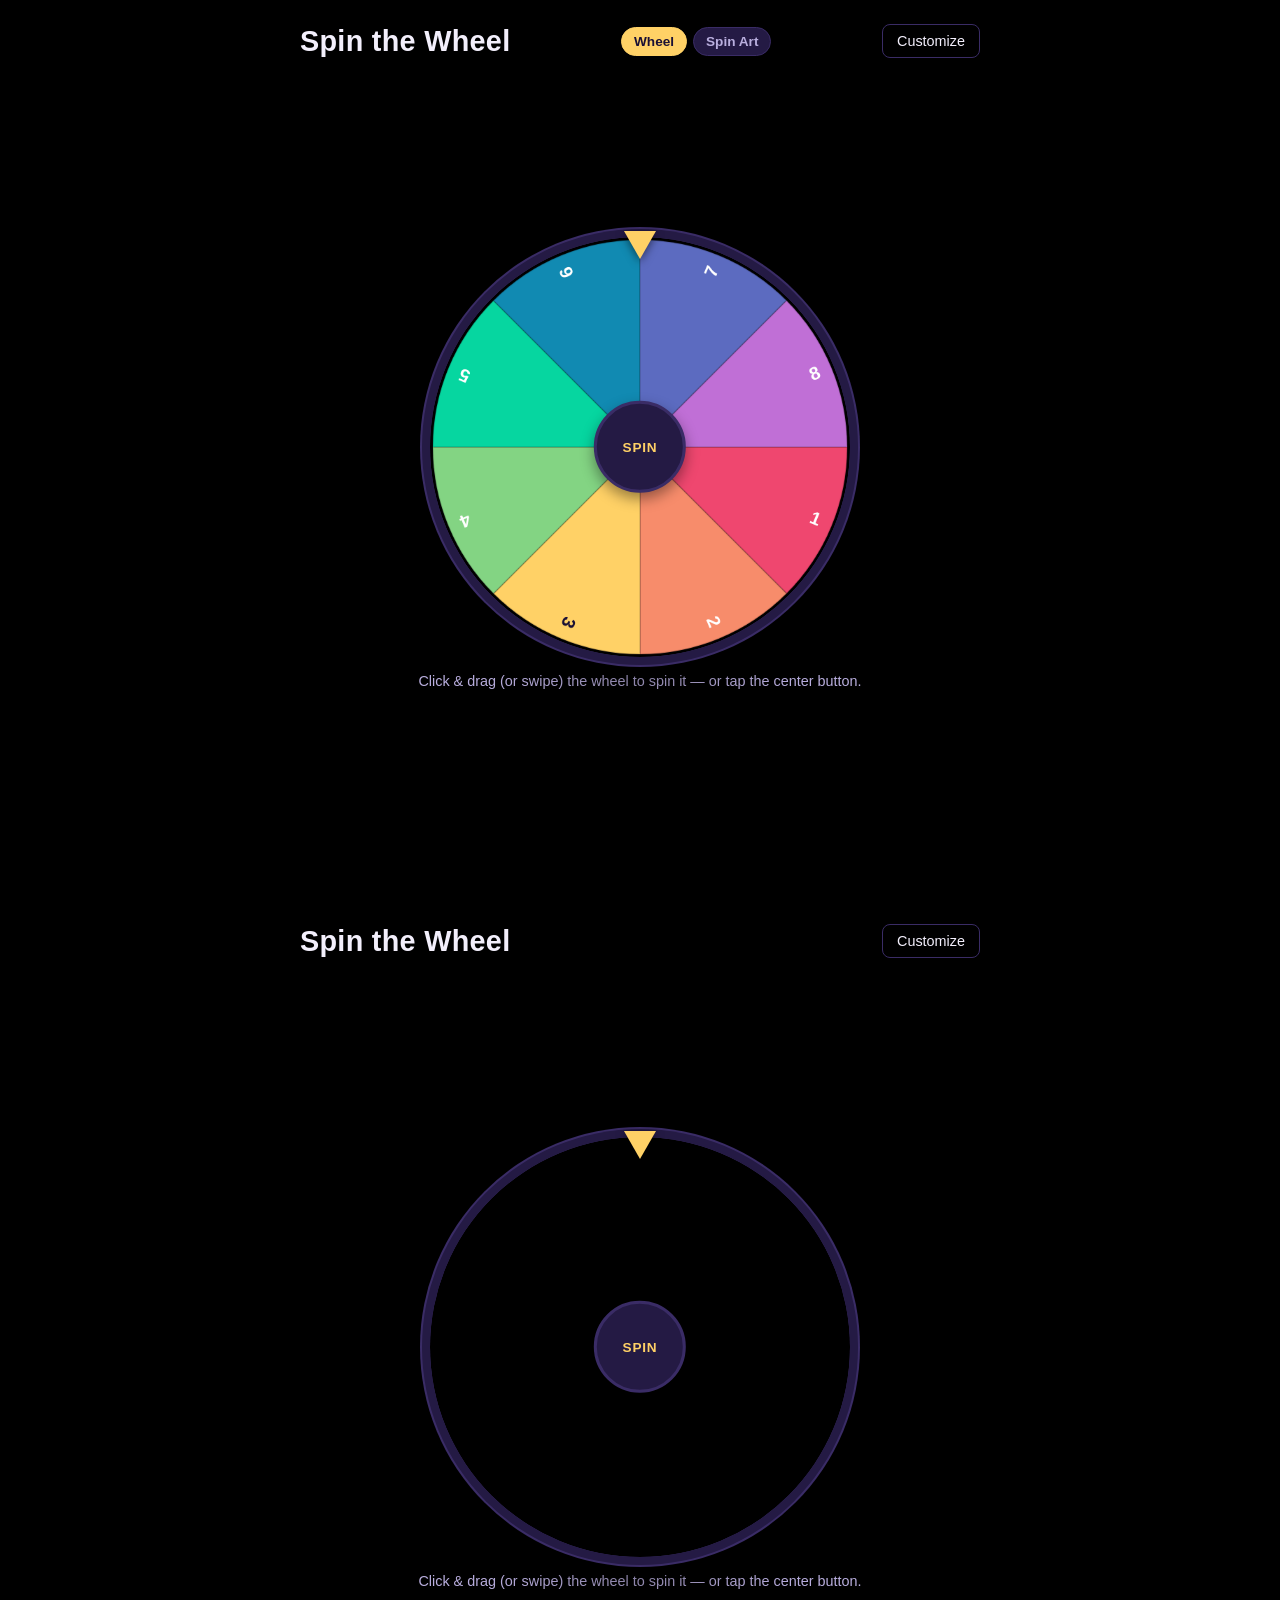
<file: index.html>
<!DOCTYPE html>
<html lang="en">
<head>
<meta charset="UTF-8" />
<meta name="viewport" content="width=device-width, initial-scale=1, maximum-scale=1, user-scalable=no" />
<title>Spin the Wheel</title>
<link rel="icon" type="image/png" href="favicon.png" />
<link rel="stylesheet" href="styles.css" />
</head>
<body>
  <div class="app">
    <header class="app-header">
      <h1>Spin the Wheel</h1>
      <nav class="app-nav" aria-label="Apps">
        <a class="app-nav-link is-active" href="index.html">Wheel</a>
        <a class="app-nav-link" href="spin-art.html">Spin Art</a>
      </nav>
      <button id="customize-toggle" class="ghost-btn" aria-expanded="false" aria-controls="customize-panel">
        Customize
      </button>
    </header>

    <main class="stage">
      <div class="wheel-wrap">
        <div class="pointer" aria-hidden="true"></div>
        <canvas
          id="wheel"
          width="600"
          height="600"
          tabindex="0"
          role="button"
          aria-label="Spin wheel. Drag or swipe to spin, or press space."
        ></canvas>
        <button id="hub-spin" class="hub-btn" aria-label="Spin">SPIN</button>
      </div>

      <div id="result-banner" class="result-banner" hidden>
        <span id="result-text"></span>
        <button id="result-dismiss" class="ghost-btn small">&times;</button>
      </div>

      <p class="hint">Click &amp; drag (or swipe) the wheel to spin it &mdash; or tap the center button.</p>
    </main>

    <aside id="customize-panel" class="customize-panel" hidden>
      <div class="customize-header">
        <h2>Segments</h2>
        <button id="customize-close" class="ghost-btn small" aria-label="Close">&times;</button>
      </div>
      <div id="segment-list" class="segment-list"></div>
      <div class="customize-actions">
        <button id="add-segment" class="secondary-btn">+ Add segment</button>
        <button id="reset-segments" class="ghost-btn">Reset to defaults</button>
      </div>
      <p class="customize-note">Changes save automatically in this browser.</p>
    </aside>
  </div>

  <script src="script.js"></script>
</body>
</html>
<!DOCTYPE html>
<html lang="en">
<head>
<meta charset="UTF-8" />
<meta name="viewport" content="width=device-width, initial-scale=1, maximum-scale=1, user-scalable=no" />
<title>Spin the Wheel</title>
<link rel="icon" type="image/png" href="favicon.png" />
<link rel="stylesheet" href="styles.css" />
</head>
<body>
  <div class="app">
    <header class="app-header">
      <h1>Spin the Wheel</h1>
      <button id="customize-toggle" class="ghost-btn" aria-expanded="false" aria-controls="customize-panel">
        Customize
      </button>
    </header>

    <main class="stage">
      <div class="wheel-wrap">
        <div class="pointer" aria-hidden="true"></div>
        <canvas
          id="wheel"
          width="600"
          height="600"
          tabindex="0"
          role="button"
          aria-label="Spin wheel. Drag or swipe to spin, or press space."
        ></canvas>
        <button id="hub-spin" class="hub-btn" aria-label="Spin">SPIN</button>
      </div>

      <div id="result-banner" class="result-banner" hidden>
        <span id="result-text"></span>
        <button id="result-dismiss" class="ghost-btn small">&times;</button>
      </div>

      <p class="hint">Click &amp; drag (or swipe) the wheel to spin it &mdash; or tap the center button.</p>
    </main>

    <aside id="customize-panel" class="customize-panel" hidden>
      <div class="customize-header">
        <h2>Segments</h2>
        <button id="customize-close" class="ghost-btn small" aria-label="Close">&times;</button>
      </div>
      <div id="segment-list" class="segment-list"></div>
      <div class="customize-actions">
        <button id="add-segment" class="secondary-btn">+ Add segment</button>
        <button id="reset-segments" class="ghost-btn">Reset to defaults</button>
      </div>
      <p class="customize-note">Changes save automatically in this browser.</p>
    </aside>
  </div>

  <script src="script.js"></script>
</body>
</html>
</file>
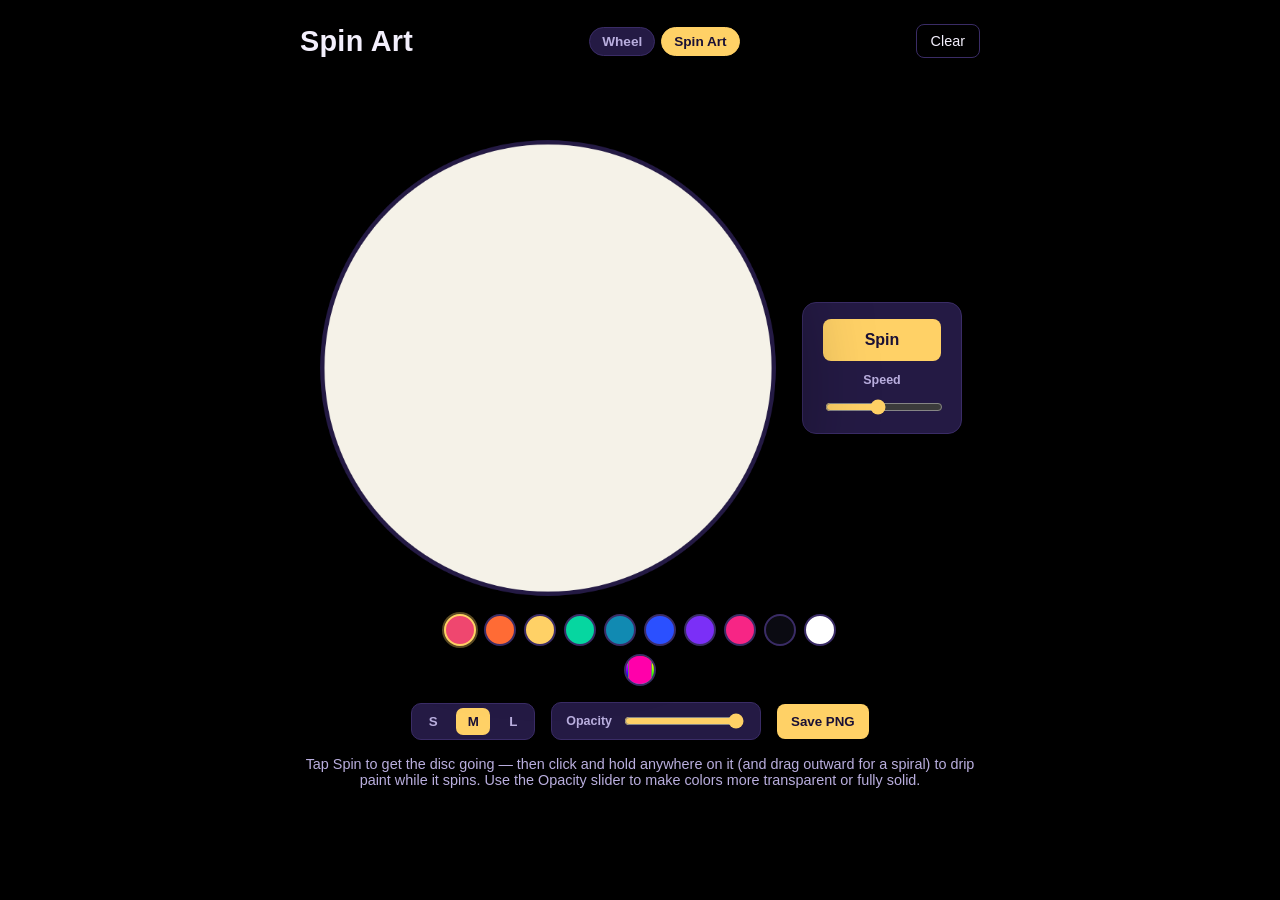
<file: spin-art.html>
<!DOCTYPE html>
<html lang="en">
<head>
<meta charset="UTF-8" />
<meta name="viewport" content="width=device-width, initial-scale=1, maximum-scale=1, user-scalable=no" />
<title>Spin Art</title>
<link rel="icon" type="image/png" href="favicon.png" />
<link rel="stylesheet" href="styles.css" />
<link rel="stylesheet" href="spin-art.css" />
</head>
<body>
  <div class="app">
    <header class="app-header">
      <h1>Spin Art</h1>
      <nav class="app-nav" aria-label="Apps">
        <a class="app-nav-link" href="index.html">Wheel</a>
        <a class="app-nav-link is-active" href="spin-art.html">Spin Art</a>
      </nav>
      <button id="clear-btn" class="ghost-btn">Clear</button>
    </header>

    <main class="stage">
      <div class="disc-row">
        <div class="disc-wrap">
          <canvas
            id="disc"
            width="640"
            height="640"
            tabindex="0"
            role="img"
            aria-label="Spin art disc. Click and hold to drip paint. Spinning is controlled by the Spin button."
          ></canvas>
        </div>

        <div class="spin-controls" role="group" aria-label="Spin controls">
          <button id="spin-btn" class="secondary-btn spin-btn">Spin</button>
          <label class="speed-label" for="speed-slider">Speed</label>
          <input type="range" id="speed-slider" min="1" max="10" value="5" step="1" />
        </div>
      </div>

      <div class="palette" role="group" aria-label="Paint color">
        <button class="swatch is-selected" data-color="#ef476f" style="--sw: #ef476f" aria-label="Pink red"></button>
        <button class="swatch" data-color="#ff6b35" style="--sw: #ff6b35" aria-label="Orange"></button>
        <button class="swatch" data-color="#ffd166" style="--sw: #ffd166" aria-label="Yellow"></button>
        <button class="swatch" data-color="#06d6a0" style="--sw: #06d6a0" aria-label="Green"></button>
        <button class="swatch" data-color="#118ab2" style="--sw: #118ab2" aria-label="Teal blue"></button>
        <button class="swatch" data-color="#2b50ff" style="--sw: #2b50ff" aria-label="Blue"></button>
        <button class="swatch" data-color="#7b2ff7" style="--sw: #7b2ff7" aria-label="Purple"></button>
        <button class="swatch" data-color="#f72585" style="--sw: #f72585" aria-label="Magenta"></button>
        <button class="swatch" data-color="#0b0b12" style="--sw: #0b0b12" aria-label="Black"></button>
        <button class="swatch" data-color="#ffffff" style="--sw: #ffffff" aria-label="White"></button>
        <label class="swatch swatch-custom" aria-label="Custom color">
          <input type="color" id="custom-color" value="#ff00aa" />
        </label>
      </div>

      <div class="toolbar">
        <div class="brush-group" role="group" aria-label="Brush size">
          <button class="brush-btn" data-size="3" aria-label="Thin brush">S</button>
          <button class="brush-btn is-selected" data-size="6" aria-label="Medium brush">M</button>
          <button class="brush-btn" data-size="11" aria-label="Thick brush">L</button>
        </div>
        <div class="opacity-group" role="group" aria-label="Paint opacity">
          <label class="opacity-label" for="opacity-slider">Opacity</label>
          <input type="range" id="opacity-slider" min="10" max="100" value="100" step="1" />
        </div>
        <button id="save-btn" class="secondary-btn">Save PNG</button>
      </div>

      <p class="hint">Tap Spin to get the disc going &mdash; then click and hold anywhere on it (and drag outward for a spiral) to drip paint while it spins. Use the Opacity slider to make colors more transparent or fully solid.</p>
    </main>
  </div>

  <script src="spin-art.js"></script>
</body>
</html>
</file>
<file: styles.css>
:root {
  --bg-1: #1a1035;
  --bg-2: #0d0821;
  --panel: #241a44;
  --panel-border: #3a2c66;
  --text: #f3effc;
  --text-dim: #b9aede;
  --accent: #ffd166;
  color-scheme: dark;
}

* {
  box-sizing: border-box;
}

html, body {
  margin: 0;
  height: 100%;
}

body {
  font-family: -apple-system, BlinkMacSystemFont, "Segoe UI", Roboto, Helvetica, Arial, sans-serif;
  background: #000;
  color: var(--text);
  min-height: 100vh;
  overscroll-behavior: none;
}

.app {
  max-width: 720px;
  margin: 0 auto;
  padding: 16px 16px 48px;
  min-height: 100vh;
  display: flex;
  flex-direction: column;
}

.app-header {
  display: flex;
  align-items: center;
  justify-content: space-between;
  flex-wrap: wrap;
  gap: 10px 16px;
  padding: 8px 4px 16px;
}

.app-header h1 {
  font-size: clamp(1.3rem, 4vw, 1.8rem);
  margin: 0;
  letter-spacing: 0.01em;
}

.app-nav {
  display: flex;
  gap: 6px;
  order: 3;
  width: 100%;
}

.app-nav-link {
  color: var(--text-dim);
  text-decoration: none;
  font-size: 0.85rem;
  font-weight: 600;
  padding: 6px 12px;
  border-radius: 999px;
  border: 1px solid var(--panel-border);
  background: var(--panel);
}

.app-nav-link.is-active {
  color: #1a1035;
  background: var(--accent);
  border-color: var(--accent);
}

@media (min-width: 480px) {
  .app-nav {
    order: 0;
    width: auto;
  }
}

.stage {
  display: flex;
  flex-direction: column;
  align-items: center;
  gap: 16px;
  flex: 1;
  justify-content: center;
}

.wheel-wrap {
  position: relative;
  width: min(88vw, 420px);
  aspect-ratio: 1 / 1;
  touch-action: none;
  user-select: none;
  -webkit-user-select: none;
}

#wheel {
  width: 100%;
  height: 100%;
  border-radius: 50%;
  display: block;
  cursor: grab;
  box-shadow:
    0 0 0 8px var(--panel),
    0 0 0 10px var(--panel-border),
    0 20px 60px rgba(0, 0, 0, 0.55);
  touch-action: none;
  outline: none;
}

#wheel:active {
  cursor: grabbing;
}

#wheel:focus-visible {
  box-shadow:
    0 0 0 8px var(--panel),
    0 0 0 10px var(--accent),
    0 20px 60px rgba(0, 0, 0, 0.55);
}

.pointer {
  position: absolute;
  top: -6px;
  left: 50%;
  transform: translateX(-50%);
  width: 0;
  height: 0;
  border-left: 16px solid transparent;
  border-right: 16px solid transparent;
  border-top: 28px solid var(--accent);
  filter: drop-shadow(0 3px 4px rgba(0, 0, 0, 0.5));
  z-index: 3;
  pointer-events: none;
}

.hub-btn {
  position: absolute;
  top: 50%;
  left: 50%;
  transform: translate(-50%, -50%);
  width: 22%;
  aspect-ratio: 1 / 1;
  border-radius: 50%;
  border: 3px solid var(--panel-border);
  background: var(--panel);
  color: var(--accent);
  font-weight: 700;
  font-size: 0.85rem;
  letter-spacing: 0.06em;
  cursor: pointer;
  z-index: 2;
  box-shadow: 0 6px 14px rgba(0, 0, 0, 0.4);
}

.hub-btn:active {
  transform: translate(-50%, -50%) scale(0.96);
}

.hint {
  color: var(--text-dim);
  font-size: 0.9rem;
  text-align: center;
  margin: 0;
}

.result-banner[hidden] {
  display: none;
}

.result-banner {
  display: flex;
  align-items: center;
  gap: 10px;
  background: var(--panel);
  border: 1px solid var(--panel-border);
  border-radius: 12px;
  padding: 12px 16px;
  font-size: 1.1rem;
  font-weight: 600;
  max-width: 90vw;
  animation: pop-in 0.25s ease-out;
}

@keyframes pop-in {
  from { transform: scale(0.9); opacity: 0; }
  to { transform: scale(1); opacity: 1; }
}

.ghost-btn {
  background: transparent;
  border: 1px solid var(--panel-border);
  color: var(--text);
  border-radius: 8px;
  padding: 8px 14px;
  cursor: pointer;
  font-size: 0.9rem;
}

.ghost-btn.small {
  padding: 2px 8px;
  font-size: 1rem;
  line-height: 1;
}

.ghost-btn:hover {
  border-color: var(--accent);
}

.secondary-btn {
  background: var(--accent);
  color: #1a1035;
  border: none;
  border-radius: 8px;
  padding: 10px 14px;
  font-weight: 600;
  cursor: pointer;
}

.customize-panel {
  position: fixed;
  inset: 0;
  background: rgba(8, 5, 20, 0.72);
  backdrop-filter: blur(2px);
  display: flex;
  align-items: flex-end;
  justify-content: center;
  z-index: 10;
}

.customize-panel[hidden] {
  display: none;
}

.customize-panel > * {
  background: var(--panel);
}

.customize-header,
.segment-list,
.customize-actions,
.customize-note {
  width: 100%;
  max-width: 520px;
  padding-left: 20px;
  padding-right: 20px;
}

.customize-panel {
  flex-direction: column;
  align-items: center;
}

.customize-header {
  display: flex;
  align-items: center;
  justify-content: space-between;
  padding-top: 18px;
  border-top-left-radius: 16px;
  border-top-right-radius: 16px;
  border-bottom: 1px solid var(--panel-border);
  padding-bottom: 12px;
}

.customize-header h2 {
  margin: 0;
  font-size: 1.1rem;
}

.segment-list {
  max-height: 45vh;
  overflow-y: auto;
  padding-top: 12px;
  padding-bottom: 8px;
  display: flex;
  flex-direction: column;
  gap: 8px;
}

.segment-row {
  display: grid;
  grid-template-columns: 36px 1fr 1fr auto;
  gap: 8px;
  align-items: center;
}

.segment-row input[type="color"] {
  width: 32px;
  height: 32px;
  padding: 0;
  border: none;
  border-radius: 6px;
  background: none;
  cursor: pointer;
}

.segment-row input[type="text"] {
  min-width: 0;
  padding: 8px;
  border-radius: 6px;
  border: 1px solid var(--panel-border);
  background: #180f30;
  color: var(--text);
  font-size: 0.9rem;
}

.segment-row .remove-btn {
  background: transparent;
  border: none;
  color: #ff9b9b;
  font-size: 1.2rem;
  cursor: pointer;
  padding: 4px 8px;
}

.customize-actions {
  display: flex;
  gap: 10px;
  padding-top: 12px;
  padding-bottom: 6px;
}

.customize-note {
  color: var(--text-dim);
  font-size: 0.78rem;
  padding-bottom: 20px;
}

@media (min-width: 640px) {
  .customize-panel {
    align-items: center;
  }
  .customize-header,
  .segment-list,
  .customize-actions,
  .customize-note {
    border-radius: 16px;
  }
  .customize-header {
    border-top-left-radius: 16px;
    border-top-right-radius: 16px;
  }
}
</file>
<file: spin-art.css>
.disc-row {
  display: flex;
  align-items: center;
  justify-content: center;
  gap: 24px;
  flex-wrap: wrap;
}

.disc-wrap {
  position: relative;
  width: min(88vw, 460px);
  aspect-ratio: 1 / 1;
  touch-action: none;
  user-select: none;
  -webkit-user-select: none;
}

.spin-controls {
  display: flex;
  flex-direction: column;
  align-items: stretch;
  gap: 10px;
  background: var(--panel);
  border: 1px solid var(--panel-border);
  border-radius: 14px;
  padding: 16px 20px;
  width: 160px;
}

.spin-btn {
  font-size: 1rem;
  padding: 12px 14px;
}

.speed-label {
  color: var(--text-dim);
  font-size: 0.78rem;
  font-weight: 600;
  text-align: center;
  margin-top: 2px;
}

#speed-slider {
  width: 100%;
  accent-color: var(--accent);
  cursor: pointer;
}

#disc {
  width: 100%;
  height: 100%;
  display: block;
  cursor: crosshair;
  touch-action: none;
  outline: none;
  filter: drop-shadow(0 20px 45px rgba(0, 0, 0, 0.6));
}

#disc:focus-visible {
  outline: 3px solid var(--accent);
  outline-offset: 4px;
  border-radius: 50%;
}

.palette {
  display: flex;
  flex-wrap: wrap;
  justify-content: center;
  gap: 8px;
  max-width: 420px;
}

.swatch {
  width: 32px;
  height: 32px;
  border-radius: 50%;
  border: 2px solid var(--panel-border);
  background: var(--sw);
  cursor: pointer;
  padding: 0;
  position: relative;
}

.swatch.is-selected {
  border-color: var(--accent);
  box-shadow: 0 0 0 2px rgba(255, 209, 102, 0.35);
}

.swatch-custom {
  display: flex;
  align-items: center;
  justify-content: center;
  background: conic-gradient(red, yellow, lime, cyan, blue, magenta, red);
  overflow: hidden;
}

.swatch-custom input[type="color"] {
  width: 140%;
  height: 140%;
  border: none;
  padding: 0;
  cursor: pointer;
  background: none;
}

.toolbar {
  display: flex;
  align-items: center;
  justify-content: center;
  gap: 16px;
  flex-wrap: wrap;
}

.brush-group {
  display: flex;
  gap: 6px;
  background: var(--panel);
  border: 1px solid var(--panel-border);
  border-radius: 10px;
  padding: 4px;
}

.brush-btn {
  min-width: 34px;
  padding: 6px 10px;
  border-radius: 7px;
  border: none;
  background: transparent;
  color: var(--text-dim);
  font-weight: 700;
  cursor: pointer;
}

.brush-btn.is-selected {
  background: var(--accent);
  color: #1a1035;
}

.opacity-group {
  display: flex;
  align-items: center;
  gap: 10px;
  background: var(--panel);
  border: 1px solid var(--panel-border);
  border-radius: 10px;
  padding: 8px 14px;
}

.opacity-label {
  color: var(--text-dim);
  font-size: 0.78rem;
  font-weight: 600;
  white-space: nowrap;
}

#opacity-slider {
  width: 120px;
  accent-color: var(--accent);
  cursor: pointer;
}
</file>
